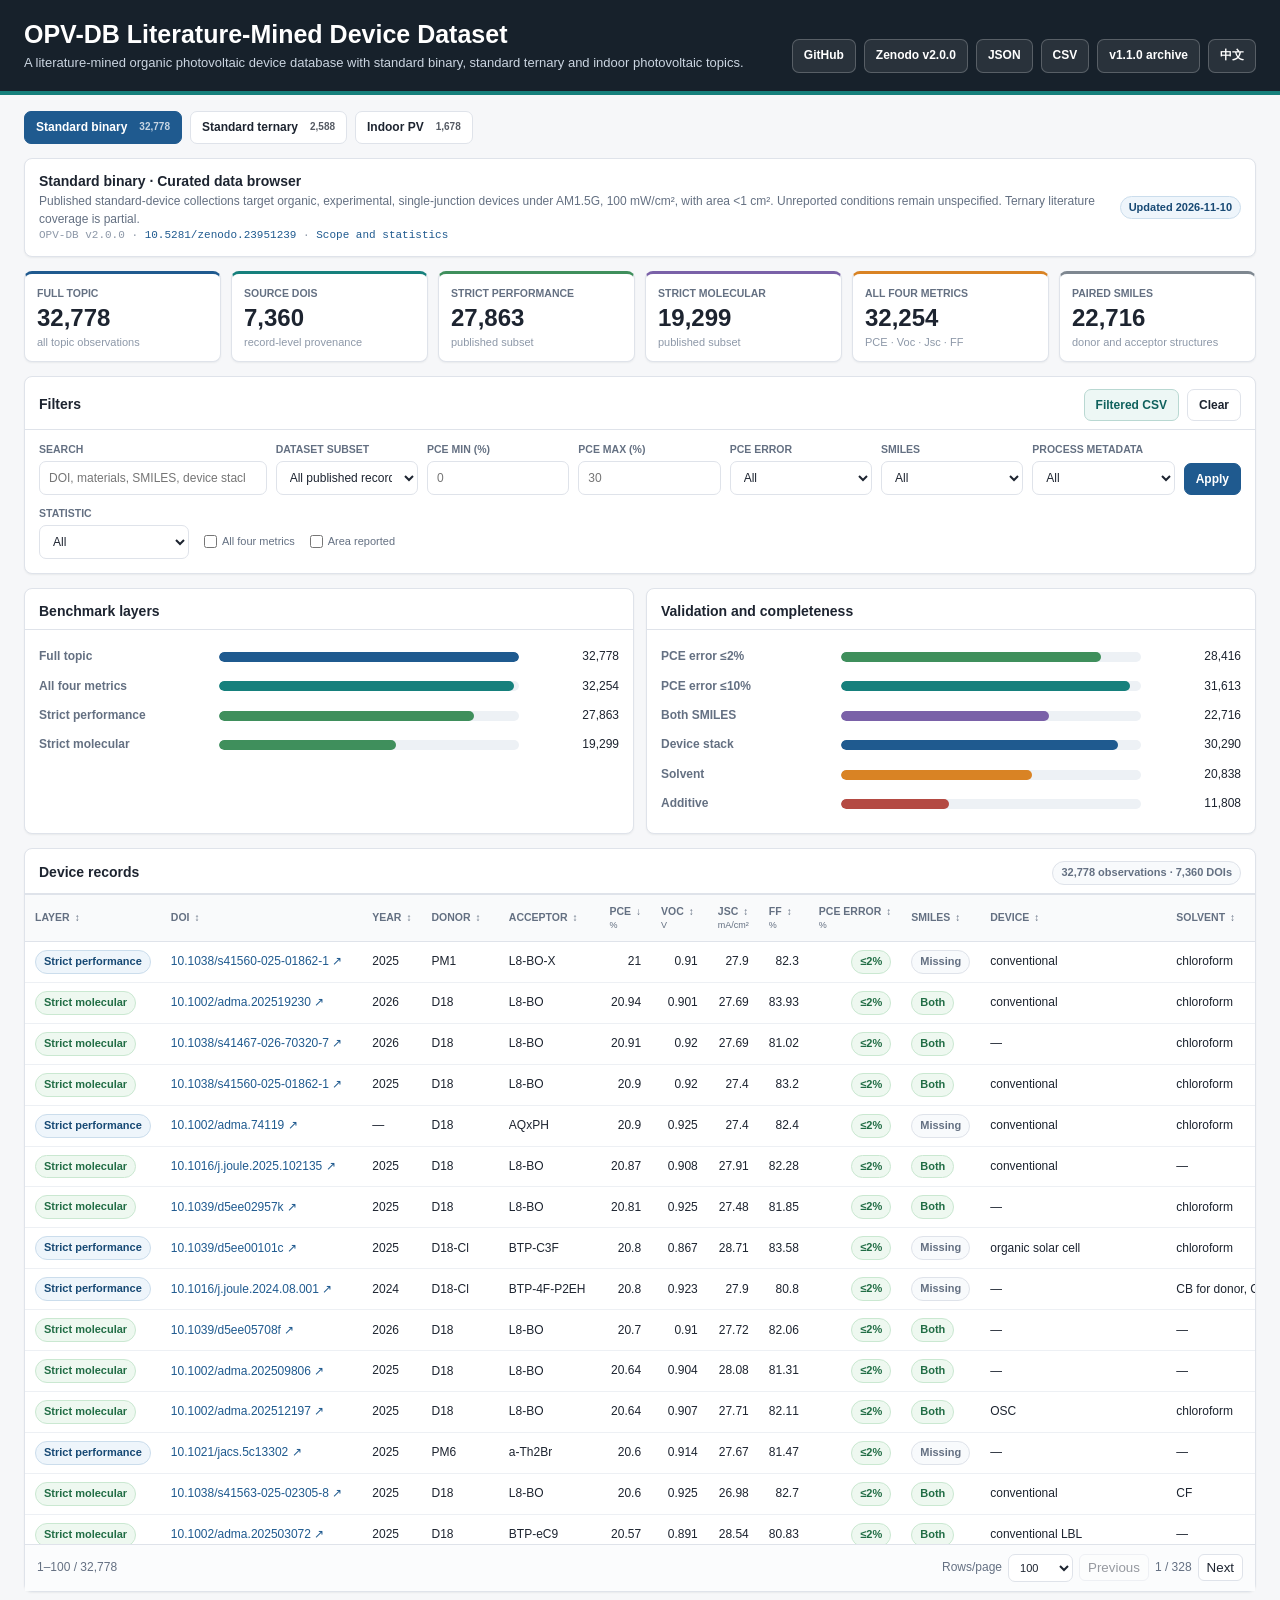
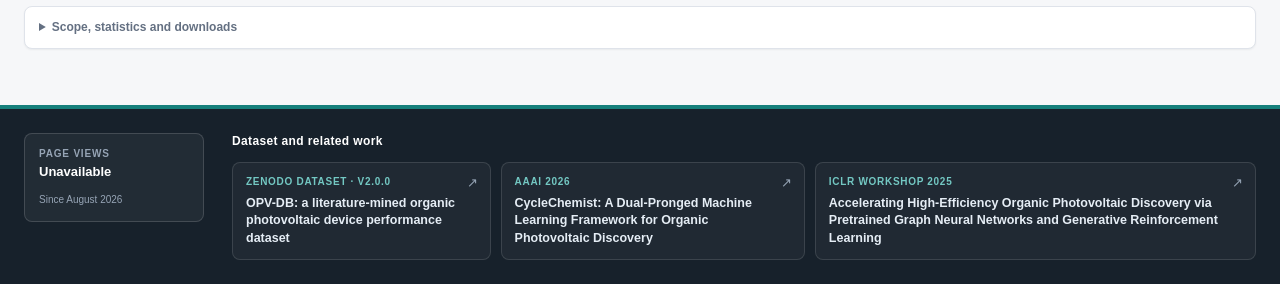
<file: docs/index.html>
<!doctype html>
<html lang="zh-CN">
<head>
  <meta charset="utf-8">
  <meta name="viewport" content="width=device-width, initial-scale=1">
  <meta name="description" content="OPV-DB 标准二元有机光伏数据：文献来源、器件性能、材料与工艺，v2.0.0 发布数据。">
  <title>标准二元 · Standard binary | OPV-DB</title>
  <link rel="icon" href="assets/icon.svg" type="image/svg+xml">
  <link rel="stylesheet" href="assets/app.css?v=20261110-v2">
  <script src="assets/app.js?v=20261110-v2" type="module"></script>
</head>
<body data-topic="binary">
  <a class="skip" href="#records">跳转至数据 / Skip to data</a>
  <div id="app"><main class="initial"><h1>标准二元 / Standard binary</h1><p>正在载入 OPV-DB…</p></main></div>
  <noscript><p>浏览器需要 JavaScript。可直接下载 <a href="downloads/binary.csv">二元 CSV</a>、<a href="downloads/ternary.csv">三元 CSV</a>、<a href="downloads/indoor.csv">室内 CSV</a>。</p></noscript>
</body>
</html>
</file>
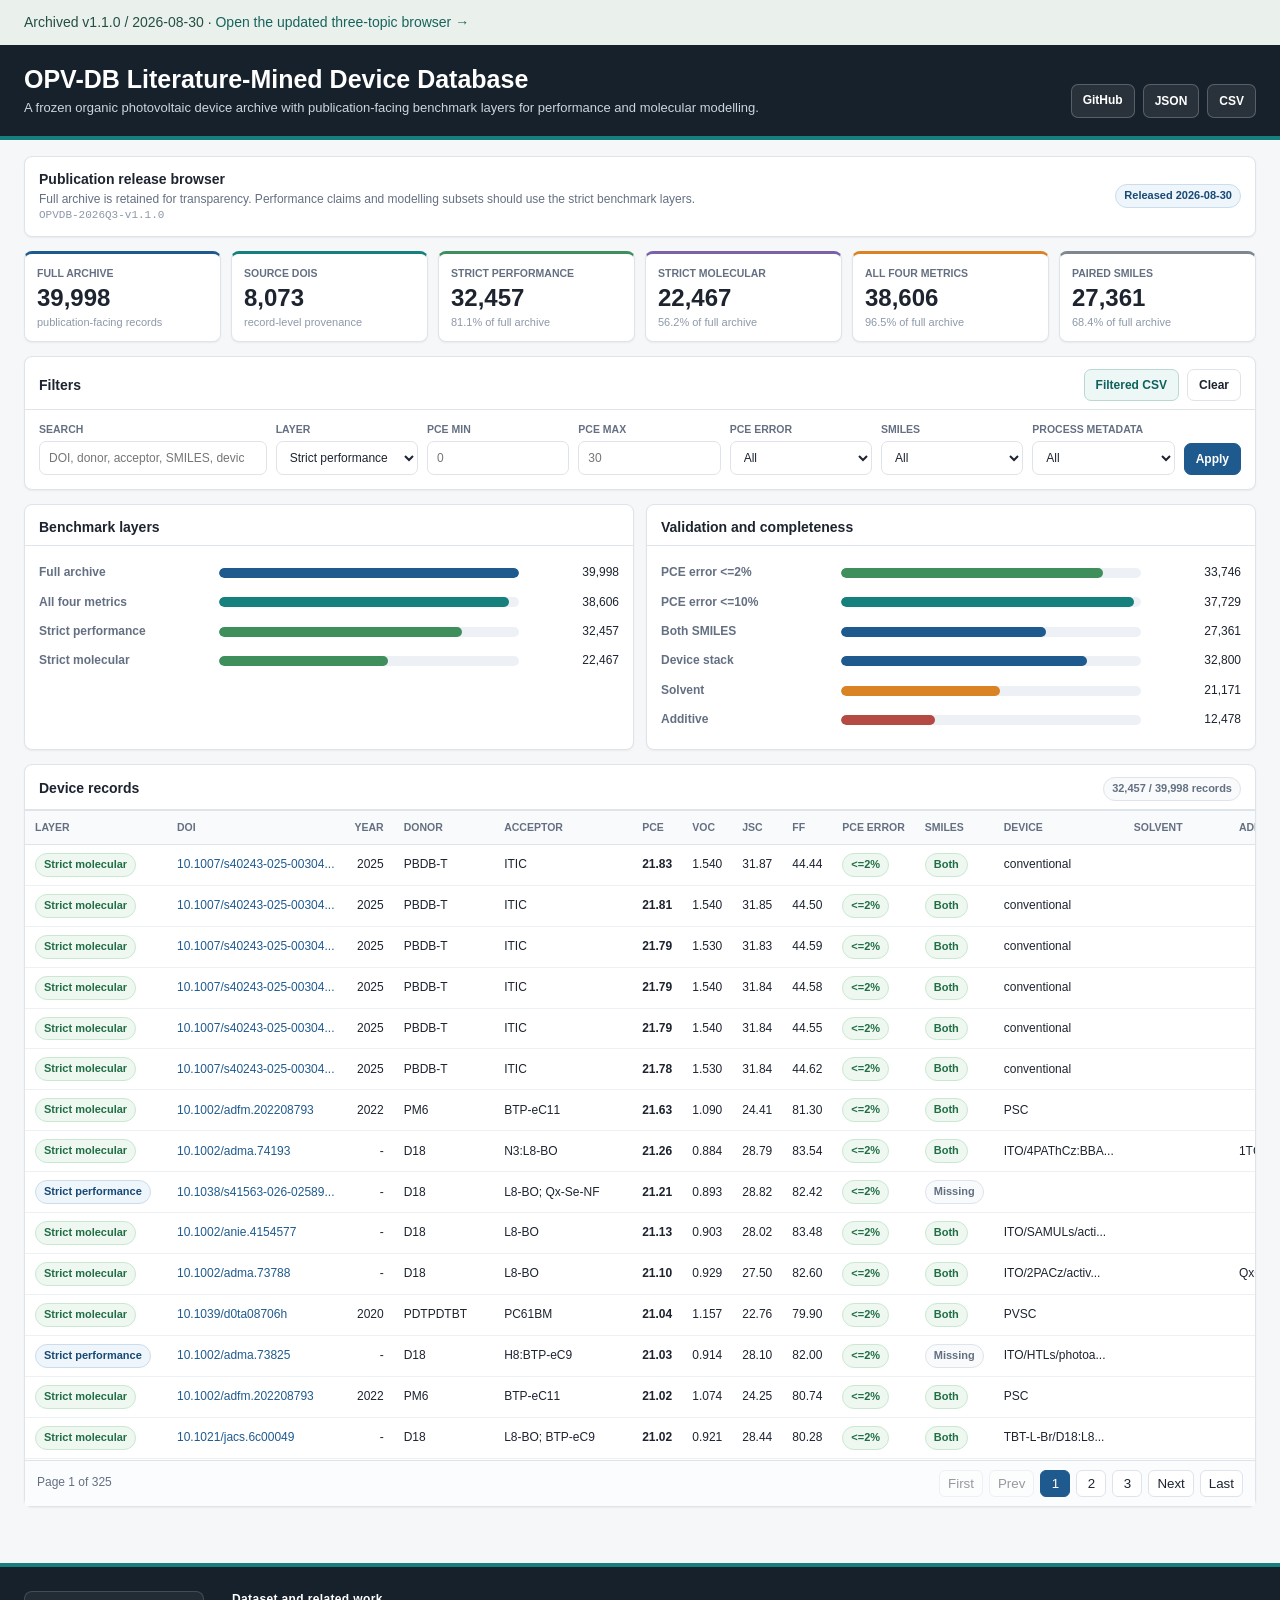
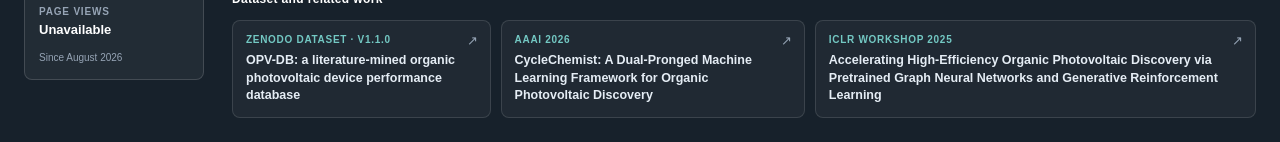
<file: docs/archive-v1.1.0.html>
<!DOCTYPE html>
<html lang="en">
<head>
  <meta charset="UTF-8">
  <meta name="viewport" content="width=device-width, initial-scale=1.0">
  <title>OPV-DB Literature-Mined Device Database</title>
  <meta name="description" content="Browse OPV-DB v1.1.0: 39,998 literature-mined organic photovoltaic device records with strict performance and molecular benchmark layers.">
  <link rel="canonical" href="https://sunyrain.github.io/OPV2D/">
  <style>
    :root {
      --page: #f6f7f9;
      --panel: #ffffff;
      --panel-2: #f9fafb;
      --border: #dfe3ea;
      --text: #1d2430;
      --muted: #647082;
      --soft: #8d98a8;
      --blue: #1f5a8f;
      --teal: #16807c;
      --green: #3f8f5c;
      --amber: #d98324;
      --red: #b44a43;
      --purple: #7a61a8;
      --gray: #7e8790;
      --shadow: 0 1px 2px rgba(18, 27, 38, 0.06);
      --radius: 8px;
    }

    * { box-sizing: border-box; }
    body {
      margin: 0;
      background: var(--page);
      color: var(--text);
      font-family: -apple-system, BlinkMacSystemFont, "Segoe UI", Roboto, "Helvetica Neue", Arial, sans-serif;
      font-size: 14px;
      line-height: 1.45;
    }
    a { color: var(--blue); text-decoration: none; }
    a:hover { text-decoration: underline; }

    .site-header {
      background: #17212b;
      color: #fff;
      border-bottom: 4px solid var(--teal);
    }
    .header-inner {
      max-width: 1480px;
      margin: 0 auto;
      padding: 20px 24px 18px;
      display: grid;
      grid-template-columns: minmax(0, 1fr) auto;
      gap: 18px;
      align-items: end;
    }
    h1 {
      margin: 0 0 5px;
      font-size: 25px;
      line-height: 1.15;
      letter-spacing: 0;
      font-weight: 750;
    }
    .subtitle {
      margin: 0;
      color: #cbd5e1;
      max-width: 900px;
      font-size: 13px;
    }
    .header-actions {
      display: flex;
      gap: 8px;
      flex-wrap: wrap;
      justify-content: flex-end;
    }
    .btn {
      border: 1px solid var(--border);
      background: var(--panel);
      color: var(--text);
      border-radius: 7px;
      padding: 7px 11px;
      font-size: 12px;
      font-weight: 650;
      cursor: pointer;
      display: inline-flex;
      align-items: center;
      gap: 6px;
      min-height: 32px;
    }
    .btn:hover { background: #edf2f7; text-decoration: none; }
    .site-header .btn {
      border-color: rgba(255,255,255,0.22);
      background: rgba(255,255,255,0.08);
      color: #fff;
    }
    .site-header .btn:hover { background: rgba(255,255,255,0.16); }
    .btn-primary { background: var(--blue); border-color: var(--blue); color: #fff; }
    .btn-primary:hover { background: #174974; }
    .btn-secondary { background: #edf7f5; border-color: #b9d8d2; color: #0f615d; }
    .btn-secondary:hover { background: #dff0ed; }

    .wrap { max-width: 1480px; margin: 0 auto; padding: 16px 24px 34px; }

    .release-strip {
      background: var(--panel);
      border: 1px solid var(--border);
      border-radius: var(--radius);
      box-shadow: var(--shadow);
      padding: 12px 14px;
      display: grid;
      grid-template-columns: minmax(0, 1fr) auto;
      gap: 14px;
      align-items: center;
      margin-bottom: 14px;
    }
    .release-title { font-weight: 750; color: var(--text); margin-bottom: 2px; }
    .release-note { color: var(--muted); font-size: 12px; }
    .release-id {
      color: var(--soft);
      font-family: ui-monospace, SFMono-Regular, Menlo, Consolas, monospace;
      font-size: 11px;
      overflow-wrap: anywhere;
    }
    .pill {
      display: inline-flex;
      align-items: center;
      border: 1px solid var(--border);
      background: #f8fafc;
      border-radius: 999px;
      padding: 3px 8px;
      color: var(--muted);
      font-size: 11px;
      font-weight: 650;
      white-space: nowrap;
    }
    .pill.green { color: #216d45; background: #eef8f0; border-color: #cae8d1; }
    .pill.blue { color: #174974; background: #eef5fb; border-color: #cbddec; }
    .pill.amber { color: #8a4e10; background: #fff6e9; border-color: #f0d2a8; }
    .pill.red { color: #8f322e; background: #fff0ee; border-color: #edc7c3; }
    .pill.purple { color: #5e4b88; background: #f4f0fb; border-color: #ded4ef; }

    .stats-grid {
      display: grid;
      grid-template-columns: repeat(6, minmax(0, 1fr));
      gap: 10px;
      margin-bottom: 14px;
    }
    .stat {
      background: var(--panel);
      border: 1px solid var(--border);
      border-radius: var(--radius);
      box-shadow: var(--shadow);
      padding: 12px 12px 10px;
      min-width: 0;
      border-top: 3px solid var(--blue);
    }
    .stat.teal { border-top-color: var(--teal); }
    .stat.green { border-top-color: var(--green); }
    .stat.amber { border-top-color: var(--amber); }
    .stat.purple { border-top-color: var(--purple); }
    .stat.gray { border-top-color: var(--gray); }
    .stat .label {
      color: var(--muted);
      text-transform: uppercase;
      font-size: 10.5px;
      font-weight: 750;
      letter-spacing: 0;
      margin-bottom: 4px;
    }
    .stat .value {
      font-size: 24px;
      line-height: 1.1;
      font-weight: 760;
      font-variant-numeric: tabular-nums;
    }
    .stat .sub { color: var(--soft); font-size: 11px; margin-top: 3px; min-height: 14px; }

    .panel {
      background: var(--panel);
      border: 1px solid var(--border);
      border-radius: var(--radius);
      box-shadow: var(--shadow);
      margin-bottom: 14px;
    }
    .panel-header {
      padding: 12px 14px 8px;
      border-bottom: 1px solid var(--border);
      display: flex;
      align-items: center;
      justify-content: space-between;
      gap: 12px;
    }
    .panel-title { margin: 0; font-size: 14px; font-weight: 760; }
    .panel-body { padding: 12px 14px 14px; }

    .toolbar {
      display: grid;
      grid-template-columns: 1.6fr repeat(6, minmax(110px, 1fr)) auto;
      gap: 9px;
      align-items: end;
    }
    .field { display: flex; flex-direction: column; gap: 4px; }
    .field label {
      color: var(--muted);
      font-size: 10.5px;
      text-transform: uppercase;
      font-weight: 760;
      letter-spacing: 0;
    }
    input, select {
      width: 100%;
      border: 1px solid var(--border);
      border-radius: 7px;
      background: #fff;
      color: var(--text);
      min-height: 34px;
      padding: 7px 9px;
      font-size: 12px;
      outline: none;
    }
    input:focus, select:focus { border-color: var(--blue); box-shadow: 0 0 0 2px rgba(31, 90, 143, 0.12); }

    .summary-grid {
      display: grid;
      grid-template-columns: 1fr 1fr;
      gap: 12px;
    }
    .bar-row {
      display: grid;
      grid-template-columns: 170px minmax(120px, 1fr) 90px;
      gap: 10px;
      align-items: center;
      padding: 6px 0;
    }
    .bar-label { font-size: 12px; color: var(--muted); font-weight: 650; }
    .bar-track {
      height: 10px;
      border-radius: 999px;
      background: #edf1f5;
      overflow: hidden;
    }
    .bar-fill {
      height: 100%;
      border-radius: inherit;
      background: var(--blue);
      width: 0;
    }
    .bar-fill.teal { background: var(--teal); }
    .bar-fill.green { background: var(--green); }
    .bar-fill.amber { background: var(--amber); }
    .bar-fill.red { background: var(--red); }
    .bar-value {
      font-size: 12px;
      color: var(--text);
      text-align: right;
      font-variant-numeric: tabular-nums;
    }

    .table-wrap {
      overflow: auto;
      max-height: calc(100vh - 250px);
      border-top: 1px solid var(--border);
    }
    table {
      width: 100%;
      border-collapse: collapse;
      font-size: 12px;
      white-space: nowrap;
    }
    th {
      position: sticky;
      top: 0;
      z-index: 2;
      text-align: left;
      background: #f9fafb;
      color: var(--muted);
      border-bottom: 1px solid var(--border);
      padding: 9px 10px;
      font-size: 10.5px;
      text-transform: uppercase;
      font-weight: 780;
      cursor: pointer;
    }
    th:hover { color: var(--blue); }
    td {
      border-bottom: 1px solid #edf0f4;
      padding: 8px 10px;
      vertical-align: middle;
      max-width: 220px;
      overflow: hidden;
      text-overflow: ellipsis;
    }
    tr:hover td { background: #f7fafc; }
    td.num { text-align: right; font-variant-numeric: tabular-nums; }
    .layer-cell { min-width: 142px; }
    .doi-cell { max-width: 210px; }
    .status-line {
      display: flex;
      align-items: center;
      justify-content: space-between;
      gap: 12px;
      color: var(--muted);
      font-size: 12px;
      padding: 9px 12px;
      border-top: 1px solid var(--border);
      background: #fbfcfd;
    }
    .pagination { display: flex; gap: 6px; align-items: center; }
    .pagination button {
      min-width: 30px;
      border: 1px solid var(--border);
      background: #fff;
      color: var(--text);
      border-radius: 6px;
      padding: 5px 8px;
      cursor: pointer;
    }
    .pagination button:disabled { opacity: 0.45; cursor: default; }
    .pagination button.active { background: var(--blue); color: #fff; border-color: var(--blue); }

    .modal-overlay {
      display: none;
      position: fixed;
      inset: 0;
      z-index: 20;
      background: rgba(17, 24, 39, 0.48);
      align-items: center;
      justify-content: center;
      padding: 18px;
    }
    .modal-overlay.show { display: flex; }
    .modal {
      width: min(980px, 96vw);
      max-height: 88vh;
      overflow: auto;
      background: var(--panel);
      border-radius: var(--radius);
      box-shadow: 0 18px 46px rgba(17, 24, 39, 0.24);
      border: 1px solid var(--border);
    }
    .modal-header {
      position: sticky;
      top: 0;
      z-index: 3;
      background: var(--panel);
      border-bottom: 1px solid var(--border);
      padding: 13px 16px;
      display: flex;
      align-items: center;
      justify-content: space-between;
      gap: 12px;
    }
    .modal-title { margin: 0; font-size: 15px; font-weight: 760; }
    .modal-body { padding: 14px 16px 18px; }
    .detail-grid {
      display: grid;
      grid-template-columns: repeat(3, minmax(0, 1fr));
      gap: 10px;
    }
    .detail-card {
      border: 1px solid var(--border);
      border-radius: 7px;
      background: #fbfcfd;
      padding: 9px 10px;
      min-width: 0;
    }
    .detail-card.wide { grid-column: 1 / -1; }
    .detail-label {
      color: var(--muted);
      font-size: 10px;
      text-transform: uppercase;
      font-weight: 780;
      margin-bottom: 3px;
    }
    .detail-value {
      font-size: 12.5px;
      overflow-wrap: anywhere;
    }

    .loading {
      color: var(--muted);
      padding: 26px 0;
      text-align: center;
    }
    .error { color: var(--red); font-weight: 650; }
    .footer {
      margin-top: 8px;
      background: #17212b;
      color: #cbd5e1;
      border-top: 4px solid var(--teal);
      font-size: 12px;
    }
    .footer-inner {
      max-width: 1480px;
      margin: 0 auto;
      padding: 24px;
      display: grid;
      grid-template-columns: 180px minmax(0, 1fr);
      gap: 28px;
      align-items: start;
    }
    .footer-stat {
      border: 1px solid rgba(255,255,255,0.15);
      border-radius: 8px;
      background: rgba(255,255,255,0.05);
      padding: 13px 14px;
    }
    .footer-label {
      color: #96a4b5;
      font-size: 10px;
      font-weight: 760;
      letter-spacing: 0.08em;
      text-transform: uppercase;
    }
    .footer-count {
      min-height: 30px;
      margin-top: 2px;
      color: #fff;
      font-size: 22px;
      font-variant-numeric: tabular-nums;
      font-weight: 760;
    }
    .footer-count-note { color: #96a4b5; font-size: 10px; }
    .footer-citations { display: grid; gap: 10px; }
    .footer-heading {
      margin: 0 0 2px;
      color: #fff;
      font-size: 12px;
      font-weight: 760;
      letter-spacing: 0.03em;
    }
    .citation-list {
      display: grid;
      grid-template-columns: minmax(0, 0.85fr) minmax(0, 1fr) minmax(0, 1.45fr);
      gap: 10px;
    }
    .citation-item {
      position: relative;
      min-width: 0;
      padding: 12px 34px 12px 13px;
      display: flex;
      flex-direction: column;
      gap: 5px;
      background: rgba(255,255,255,0.04);
      border: 1px solid rgba(255,255,255,0.12);
      border-radius: 8px;
      text-decoration: none;
      transition: background 0.15s ease, border-color 0.15s ease;
    }
    .citation-item:hover {
      background: rgba(255,255,255,0.08);
      border-color: rgba(115,200,195,0.48);
      text-decoration: none;
    }
    .citation-label {
      color: #73c8c3;
      font-size: 10px;
      font-weight: 760;
      letter-spacing: 0.07em;
      text-transform: uppercase;
    }
    .citation-title {
      color: #e5edf5;
      font-size: 12.5px;
      font-weight: 650;
      line-height: 1.4;
    }
    .citation-arrow {
      position: absolute;
      top: 11px;
      right: 12px;
      color: #96a4b5;
      font-size: 13px;
    }

    @media (max-width: 1180px) {
      .stats-grid { grid-template-columns: repeat(3, minmax(0, 1fr)); }
      .toolbar { grid-template-columns: repeat(3, minmax(0, 1fr)); }
      .toolbar .field:first-child { grid-column: 1 / -1; }
      .summary-grid { grid-template-columns: 1fr; }
      .citation-list { grid-template-columns: repeat(3, minmax(0, 1fr)); }
    }
    @media (max-width: 720px) {
      .header-inner, .release-strip { grid-template-columns: 1fr; }
      .header-actions { justify-content: flex-start; }
      .stats-grid { grid-template-columns: repeat(2, minmax(0, 1fr)); }
      .toolbar { grid-template-columns: 1fr 1fr; }
      .detail-grid { grid-template-columns: 1fr; }
      .bar-row { grid-template-columns: 130px minmax(70px, 1fr) 72px; }
      .footer-inner { grid-template-columns: 1fr; gap: 18px; }
      .citation-list { grid-template-columns: 1fr; }
    }
  </style>
</head>
<body>
  <div style="padding:12px 24px;background:#eaf1ed;color:#234f44;font:14px/1.5 Arial,sans-serif">Archived v1.1.0 / 2026-08-30 · <a href="index.html" style="color:#17645c">Open the updated three-topic browser →</a></div>
  <header class="site-header">
    <div class="header-inner">
      <div>
        <h1>OPV-DB Literature-Mined Device Database</h1>
        <p class="subtitle">A frozen organic photovoltaic device archive with publication-facing benchmark layers for performance and molecular modelling.</p>
      </div>
      <div class="header-actions">
        <a class="btn" href="https://github.com/sunyrain/OPV2D" target="_blank" rel="noopener">GitHub</a>
        <button class="btn" id="downloadJsonBtn" type="button">JSON</button>
        <button class="btn" id="downloadCsvBtn" type="button">CSV</button>
      </div>
    </div>
  </header>

  <main class="wrap">
    <section class="release-strip">
      <div>
        <div class="release-title">Publication release browser</div>
        <div class="release-note">Full archive is retained for transparency. Performance claims and modelling subsets should use the strict benchmark layers.</div>
        <div class="release-id" id="releaseId">Loading release...</div>
      </div>
      <div><span class="pill blue" id="updatedPill">Static JSON</span></div>
    </section>

    <div class="loading" id="loadingPanel">Loading OPV-DB records...</div>
    <div id="app" style="display:none">
      <section class="stats-grid" id="statsGrid"></section>

      <section class="panel">
        <div class="panel-header">
          <h2 class="panel-title">Filters</h2>
          <div class="header-actions">
            <button class="btn btn-secondary" id="exportFilteredCsvBtn" type="button">Filtered CSV</button>
            <button class="btn" id="clearBtn" type="button">Clear</button>
          </div>
        </div>
        <div class="panel-body">
          <div class="toolbar">
            <div class="field">
              <label for="searchInput">Search</label>
              <input id="searchInput" type="search" placeholder="DOI, donor, acceptor, SMILES, device stack">
            </div>
            <div class="field">
              <label for="layerFilter">Layer</label>
              <select id="layerFilter">
                <option value="">All records</option>
                <option value="strict_performance_benchmark" selected>Strict performance</option>
                <option value="strict_molecular_benchmark">Strict molecular</option>
                <option value="full_archive_only">Full archive only</option>
              </select>
            </div>
            <div class="field">
              <label for="pceMin">PCE min</label>
              <input id="pceMin" type="number" min="0" step="0.1" placeholder="0">
            </div>
            <div class="field">
              <label for="pceMax">PCE max</label>
              <input id="pceMax" type="number" min="0" step="0.1" placeholder="30">
            </div>
            <div class="field">
              <label for="errorFilter">PCE error</label>
              <select id="errorFilter">
                <option value="">All</option>
                <option value="<=2%">&lt;=2%</option>
                <option value="2-5%">2-5%</option>
                <option value="5-10%">5-10%</option>
                <option value=">10%">&gt;10%</option>
                <option value="unchecked">Unchecked</option>
              </select>
            </div>
            <div class="field">
              <label for="smilesFilter">SMILES</label>
              <select id="smilesFilter">
                <option value="">All</option>
                <option value="both">Both donor and acceptor</option>
                <option value="missing">Missing one or both</option>
              </select>
            </div>
            <div class="field">
              <label for="processFilter">Process metadata</label>
              <select id="processFilter">
                <option value="">All</option>
                <option value="device_structure">Device stack</option>
                <option value="solvent">Solvent</option>
                <option value="additive">Additive</option>
                <option value="thickness">Thickness</option>
                <option value="annealing">Annealing</option>
              </select>
            </div>
            <button class="btn btn-primary" id="applyBtn" type="button">Apply</button>
          </div>
        </div>
      </section>

      <section class="summary-grid">
        <div class="panel">
          <div class="panel-header"><h2 class="panel-title">Benchmark layers</h2></div>
          <div class="panel-body" id="tierBars"></div>
        </div>
        <div class="panel">
          <div class="panel-header"><h2 class="panel-title">Validation and completeness</h2></div>
          <div class="panel-body" id="qualityBars"></div>
        </div>
      </section>

      <section class="panel">
        <div class="panel-header">
          <h2 class="panel-title">Device records</h2>
          <span class="pill" id="tableInfo">0 records</span>
        </div>
        <div class="table-wrap">
          <table>
            <thead>
              <tr>
                <th data-sort="primary_layer">Layer</th>
                <th data-sort="doi">DOI</th>
                <th data-sort="publish_year">Year</th>
                <th data-sort="donor">Donor</th>
                <th data-sort="acceptor">Acceptor</th>
                <th data-sort="pce">PCE</th>
                <th data-sort="voc">Voc</th>
                <th data-sort="jsc">Jsc</th>
                <th data-sort="ff">FF</th>
                <th data-sort="pce_relative_error_percent">PCE error</th>
                <th data-sort="has_both_smiles">SMILES</th>
                <th data-sort="device_type">Device</th>
                <th data-sort="solvent">Solvent</th>
                <th data-sort="additive">Additive</th>
              </tr>
            </thead>
            <tbody id="rows"></tbody>
          </table>
        </div>
        <div class="status-line">
          <span id="pageStatus">Page 1</span>
          <div class="pagination" id="pagination"></div>
        </div>
      </section>
    </div>
  </main>

  <div class="modal-overlay" id="detailModal">
    <div class="modal">
      <div class="modal-header">
        <h3 class="modal-title" id="detailTitle">Record detail</h3>
        <button class="btn" id="closeModalBtn" type="button">Close</button>
      </div>
      <div class="modal-body" id="detailBody"></div>
    </div>
  </div>

  <footer class="footer">
    <div class="footer-inner">
      <div class="footer-stat">
        <div class="footer-label">Page views</div>
        <div class="footer-count" id="pageViewCount" aria-live="polite">&mdash;</div>
        <div class="footer-count-note">Since August 2026</div>
      </div>
      <div class="footer-citations">
        <h2 class="footer-heading">Dataset and related work</h2>
        <div class="citation-list">
          <a class="citation-item" href="https://doi.org/10.5281/zenodo.22177960" target="_blank" rel="noopener">
            <span class="citation-label">Zenodo dataset · v1.1.0</span>
            <span class="citation-title">OPV-DB: a literature-mined organic photovoltaic device performance database</span>
            <span class="citation-arrow" aria-hidden="true">&#8599;</span>
          </a>
          <a class="citation-item" href="https://doi.org/10.1609/aaai.v40i45.41224" target="_blank" rel="noopener">
            <span class="citation-label">AAAI 2026</span>
            <span class="citation-title">CycleChemist: A Dual-Pronged Machine Learning Framework for Organic Photovoltaic Discovery</span>
            <span class="citation-arrow" aria-hidden="true">&#8599;</span>
          </a>
          <a class="citation-item" href="https://openreview.net/forum?id=hvsO7Ws4GC" target="_blank" rel="noopener">
            <span class="citation-label">ICLR Workshop 2025</span>
            <span class="citation-title">Accelerating High-Efficiency Organic Photovoltaic Discovery via Pretrained Graph Neural Networks and Generative Reinforcement Learning</span>
            <span class="citation-arrow" aria-hidden="true">&#8599;</span>
          </a>
        </div>
      </div>
    </div>
  </footer>

  <script>
    const PER_PAGE = 100;
    let allData = [];
    let releaseMeta = {};
    let filtered = [];
    let currentPage = 1;
    let sortKey = "pce";
    let sortAsc = false;

    const $ = (id) => document.getElementById(id);
    const esc = (value) => {
      const node = document.createElement("div");
      node.textContent = value ?? "";
      return node.innerHTML;
    };
    const isFilled = (value) => value !== null && value !== undefined && String(value).trim() !== "";
    const fmtInt = (value) => Number(value || 0).toLocaleString();
    const fmtNum = (value, digits = 2) => isFilled(value) && Number.isFinite(Number(value)) ? Number(value).toFixed(digits) : "-";
    const short = (value, n = 24) => {
      const text = String(value ?? "");
      return text.length > n ? text.slice(0, n - 1) + "..." : text;
    };
    const uniqueCount = (rows, key) => new Set(rows.map((r) => r[key]).filter(isFilled)).size;

    function layerLabel(record) {
      if (record.strict_molecular_benchmark) return '<span class="pill green">Strict molecular</span>';
      if (record.strict_performance_benchmark) return '<span class="pill blue">Strict performance</span>';
      return '<span class="pill">Full only</span>';
    }

    function errorPill(record) {
      const bucket = record.pce_error_bucket || "unchecked";
      if (bucket === "<=2%") return '<span class="pill green">&lt;=2%</span>';
      if (bucket === "2-5%") return '<span class="pill blue">2-5%</span>';
      if (bucket === "5-10%") return '<span class="pill amber">5-10%</span>';
      if (bucket === ">10%") return '<span class="pill red">&gt;10%</span>';
      return '<span class="pill">Unchecked</span>';
    }

    async function loadData() {
      try {
        const response = await fetch("opv_data.json?v=20260830_q3_v1_1", { cache: "reload" });
        const payload = await response.json();
        releaseMeta = Array.isArray(payload) ? {} : (payload.release || {});
        allData = Array.isArray(payload) ? payload : (payload.records || []);
        filtered = [...allData];
        $("loadingPanel").style.display = "none";
        $("app").style.display = "";
        $("releaseId").textContent = releaseMeta.release_id || "OPV-DB frozen release";
        $("updatedPill").textContent = releaseMeta.release_date ? "Released " + releaseMeta.release_date : "Static JSON";
        renderStats();
        renderSummaryBars();
        applyFilters();
      } catch (err) {
        $("loadingPanel").innerHTML = '<span class="error">Failed to load opv_data.json: ' + esc(err.message) + '</span>';
      }
    }

    function renderStats() {
      const total = allData.length;
      const doiCount = uniqueCount(allData, "doi_norm");
      const strictPerformance = allData.filter((r) => r.strict_performance_benchmark).length;
      const strictMolecular = allData.filter((r) => r.strict_molecular_benchmark).length;
      const allFour = allData.filter((r) => r.has_all_four_metrics).length;
      const bothSmiles = allData.filter((r) => r.has_both_smiles).length;
      const stats = [
        ["Full archive", total, "publication-facing records", "blue"],
        ["Source DOIs", doiCount, "record-level provenance", "teal"],
        ["Strict performance", strictPerformance, pctText(strictPerformance, total), "green"],
        ["Strict molecular", strictMolecular, pctText(strictMolecular, total), "purple"],
        ["All four metrics", allFour, pctText(allFour, total), "amber"],
        ["Paired SMILES", bothSmiles, pctText(bothSmiles, total), "gray"],
      ];
      $("statsGrid").innerHTML = stats.map(([label, value, sub, cls]) => (
        '<div class="stat ' + cls + '"><div class="label">' + esc(label) + '</div><div class="value">' +
        fmtInt(value) + '</div><div class="sub">' + esc(sub) + '</div></div>'
      )).join("");
    }

    function pctText(value, total) {
      return total ? (value / total * 100).toFixed(1) + "% of full archive" : "";
    }

    async function loadPageViews() {
      const counter = $("pageViewCount");
      const liveSite = window.location.hostname === "sunyrain.github.io";
      const endpoint = "https://counterapi.com/api/sunyrain.github.io/view/opv2d-home" +
        (liveSite ? "" : "?readOnly=true");
      const controller = new AbortController();
      const timeout = window.setTimeout(() => controller.abort(), 8000);

      try {
        const response = await fetch(endpoint, {
          cache: "no-store",
          credentials: "omit",
          referrerPolicy: "no-referrer",
          signal: controller.signal,
        });
        if (!response.ok) throw new Error("Counter request failed");
        const payload = await response.json();
        const value = Number(payload.value);
        if (!Number.isFinite(value)) throw new Error("Invalid counter response");
        counter.textContent = value.toLocaleString();
      } catch (err) {
        counter.textContent = "Unavailable";
        counter.style.fontSize = "13px";
      } finally {
        window.clearTimeout(timeout);
      }
    }

    function barRow(label, value, total, colorClass = "") {
      const pct = total ? Math.max(0, Math.min(100, value / total * 100)) : 0;
      return '<div class="bar-row"><div class="bar-label">' + esc(label) + '</div><div class="bar-track"><div class="bar-fill ' +
        colorClass + '" style="width:' + pct.toFixed(2) + '%"></div></div><div class="bar-value">' +
        fmtInt(value) + '</div></div>';
    }

    function renderSummaryBars() {
      const total = allData.length;
      const checked = allData.filter((r) => r.has_all_four_metrics).length;
      const tiers = [
        ["Full archive", total, "blue"],
        ["All four metrics", checked, "teal"],
        ["Strict performance", allData.filter((r) => r.strict_performance_benchmark).length, "green"],
        ["Strict molecular", allData.filter((r) => r.strict_molecular_benchmark).length, "green"],
      ];
      $("tierBars").innerHTML = tiers.map(([label, value, color]) => barRow(label, value, total, color)).join("");

      const pce2 = allData.filter((r) => r.pce_error_bucket === "<=2%").length;
      const pce10 = allData.filter((r) => ["<=2%", "2-5%", "5-10%"].includes(r.pce_error_bucket)).length;
      const quality = [
        ["PCE error <=2%", pce2, checked, "green"],
        ["PCE error <=10%", pce10, checked, "teal"],
        ["Both SMILES", allData.filter((r) => r.has_both_smiles).length, total, "purple"],
        ["Device stack", allData.filter((r) => isFilled(r.device_structure)).length, total, "blue"],
        ["Solvent", allData.filter((r) => isFilled(r.solvent)).length, total, "amber"],
        ["Additive", allData.filter((r) => isFilled(r.additive)).length, total, "red"],
      ];
      $("qualityBars").innerHTML = quality.map(([label, value, denominator, color]) => barRow(label, value, denominator, color)).join("");
    }

    function applyFilters() {
      const search = $("searchInput").value.trim().toLowerCase();
      const layer = $("layerFilter").value;
      const pceMin = Number.parseFloat($("pceMin").value);
      const pceMax = Number.parseFloat($("pceMax").value);
      const error = $("errorFilter").value;
      const smiles = $("smilesFilter").value;
      const process = $("processFilter").value;

      filtered = allData.filter((r) => {
        if (search) {
          const haystack = [r.doi, r.donor, r.acceptor, r.donor_canonical, r.acceptor_canonical, r.donor_smiles, r.acceptor_smiles, r.device_structure, r.solvent, r.additive].join(" ").toLowerCase();
          if (!haystack.includes(search)) return false;
        }
        if (layer === "strict_performance_benchmark" && !r.strict_performance_benchmark) return false;
        if (layer === "strict_molecular_benchmark" && !r.strict_molecular_benchmark) return false;
        if (layer === "full_archive_only" && r.strict_performance_benchmark) return false;
        if (Number.isFinite(pceMin) && (!Number.isFinite(Number(r.pce)) || Number(r.pce) < pceMin)) return false;
        if (Number.isFinite(pceMax) && (!Number.isFinite(Number(r.pce)) || Number(r.pce) > pceMax)) return false;
        if (error && r.pce_error_bucket !== error) return false;
        if (smiles === "both" && !r.has_both_smiles) return false;
        if (smiles === "missing" && r.has_both_smiles) return false;
        if (process === "device_structure" && !isFilled(r.device_structure)) return false;
        if (process === "solvent" && !isFilled(r.solvent)) return false;
        if (process === "additive" && !isFilled(r.additive)) return false;
        if (process === "thickness" && !isFilled(r.active_layer_thickness)) return false;
        if (process === "annealing" && !isFilled(r.annealing_temp)) return false;
        return true;
      });
      currentPage = 1;
      sortRows();
      renderTable();
    }

    function clearFilters() {
      ["searchInput", "layerFilter", "pceMin", "pceMax", "errorFilter", "smilesFilter", "processFilter"].forEach((id) => { $(id).value = ""; });
      applyFilters();
    }

    function sortRows() {
      filtered.sort((a, b) => {
        let va = a[sortKey];
        let vb = b[sortKey];
        const na = Number(va);
        const nb = Number(vb);
        if (Number.isFinite(na) || Number.isFinite(nb)) {
          va = Number.isFinite(na) ? na : (sortAsc ? Infinity : -Infinity);
          vb = Number.isFinite(nb) ? nb : (sortAsc ? Infinity : -Infinity);
        } else {
          va = String(va ?? "").toLowerCase();
          vb = String(vb ?? "").toLowerCase();
        }
        if (va < vb) return sortAsc ? -1 : 1;
        if (va > vb) return sortAsc ? 1 : -1;
        return 0;
      });
    }

    function renderTable() {
      const pages = Math.max(1, Math.ceil(filtered.length / PER_PAGE));
      currentPage = Math.max(1, Math.min(currentPage, pages));
      const start = (currentPage - 1) * PER_PAGE;
      const pageRows = filtered.slice(start, start + PER_PAGE);
      $("tableInfo").textContent = fmtInt(filtered.length) + " / " + fmtInt(allData.length) + " records";
      $("pageStatus").textContent = "Page " + currentPage + " of " + pages;
      $("rows").innerHTML = pageRows.map((r, i) => {
        const idx = start + i;
        const doi = r.doi ? '<a href="https://doi.org/' + esc(r.doi) + '" target="_blank" rel="noopener" onclick="event.stopPropagation()">' + esc(short(r.doi, 25)) + '</a>' : "-";
        return '<tr data-index="' + idx + '">' +
          '<td class="layer-cell">' + layerLabel(r) + '</td>' +
          '<td class="doi-cell">' + doi + '</td>' +
          '<td class="num">' + esc(r.publish_year ?? "-") + '</td>' +
          '<td title="' + esc(r.donor || "") + '">' + esc(short(r.donor, 18)) + '</td>' +
          '<td title="' + esc(r.acceptor || "") + '">' + esc(short(r.acceptor, 18)) + '</td>' +
          '<td class="num"><strong>' + fmtNum(r.pce) + '</strong></td>' +
          '<td class="num">' + fmtNum(r.voc, 3) + '</td>' +
          '<td class="num">' + fmtNum(r.jsc) + '</td>' +
          '<td class="num">' + fmtNum(r.ff) + '</td>' +
          '<td>' + errorPill(r) + '</td>' +
          '<td>' + (r.has_both_smiles ? '<span class="pill green">Both</span>' : '<span class="pill">Missing</span>') + '</td>' +
          '<td title="' + esc(r.device_structure || r.device_type || "") + '">' + esc(short(r.device_type || r.device_structure, 16)) + '</td>' +
          '<td title="' + esc(r.solvent || "") + '">' + esc(short(r.solvent, 14)) + '</td>' +
          '<td title="' + esc(r.additive || "") + '">' + esc(short(r.additive, 14)) + '</td>' +
        '</tr>';
      }).join("");
      Array.from(document.querySelectorAll("#rows tr")).forEach((row) => {
        row.addEventListener("click", () => showDetail(Number(row.dataset.index)));
      });
      renderPagination(pages);
    }

    function renderPagination(pages) {
      const items = [];
      items.push('<button type="button" ' + (currentPage === 1 ? "disabled" : "") + ' data-page="1">First</button>');
      items.push('<button type="button" ' + (currentPage === 1 ? "disabled" : "") + ' data-page="' + (currentPage - 1) + '">Prev</button>');
      const from = Math.max(1, currentPage - 2);
      const to = Math.min(pages, currentPage + 2);
      for (let page = from; page <= to; page++) {
        items.push('<button type="button" class="' + (page === currentPage ? "active" : "") + '" data-page="' + page + '">' + page + '</button>');
      }
      items.push('<button type="button" ' + (currentPage === pages ? "disabled" : "") + ' data-page="' + (currentPage + 1) + '">Next</button>');
      items.push('<button type="button" ' + (currentPage === pages ? "disabled" : "") + ' data-page="' + pages + '">Last</button>');
      $("pagination").innerHTML = items.join("");
      Array.from($("pagination").querySelectorAll("button")).forEach((button) => {
        button.addEventListener("click", () => {
          const page = Number(button.dataset.page);
          if (Number.isFinite(page)) {
            currentPage = page;
            renderTable();
          }
        });
      });
    }

    function showDetail(index) {
      const r = filtered[index];
      if (!r) return;
      $("detailTitle").textContent = (r.donor || "Unknown donor") + " / " + (r.acceptor || "Unknown acceptor");
      const fields = [
        ["Layer", layerLabel(r)],
        ["DOI", r.doi ? '<a href="https://doi.org/' + esc(r.doi) + '" target="_blank" rel="noopener">' + esc(r.doi) + '</a>' : "-"],
        ["Publisher metadata", (r.metadata_join_status || "-") + (r.publisher_group ? " / " + r.publisher_group : "")],
        ["Donor", r.donor],
        ["Acceptor", r.acceptor],
        ["Canonical names", [r.donor_canonical, r.acceptor_canonical].filter(isFilled).join(" / ")],
        ["PCE / Voc / Jsc / FF", [fmtNum(r.pce), fmtNum(r.voc, 3), fmtNum(r.jsc), fmtNum(r.ff)].join(" / ")],
        ["PCE recomputed", fmtNum(r.pce_recomputed)],
        ["PCE relative error", isFilled(r.pce_relative_error_percent) ? fmtNum(r.pce_relative_error_percent, 3) + "%" : "-"],
        ["PCE avg / best", [fmtNum(r.pce_avg), fmtNum(r.pce_best)].join(" / ")],
        ["Device structure", r.device_structure],
        ["ETL / HTL", [r.etl, r.htl].filter(isFilled).join(" / ")],
        ["Solvent", r.solvent],
        ["Additive", [r.additive, r.additive_ratio].filter(isFilled).join(" / ")],
        ["D:A ratio", r.d_a_ratio],
        ["Thickness / annealing", [fmtNum(r.active_layer_thickness), fmtNum(r.annealing_temp)].join(" / ")],
        ["HOMO/LUMO donor", [fmtNum(r.homo_d), fmtNum(r.lumo_d)].join(" / ")],
        ["HOMO/LUMO acceptor", [fmtNum(r.homo_a), fmtNum(r.lumo_a)].join(" / ")],
        ["Donor SMILES", r.donor_smiles],
        ["Acceptor SMILES", r.acceptor_smiles],
      ];
      $("detailBody").innerHTML = '<div class="detail-grid">' + fields.map(([label, value]) => {
        const wide = String(value || "").length > 90 || label.includes("SMILES") || label === "Source table";
        const raw = label === "Layer" || label === "DOI";
        return '<div class="detail-card ' + (wide ? "wide" : "") + '"><div class="detail-label">' + esc(label) + '</div><div class="detail-value">' + (raw ? (value || "-") : esc(value || "-")) + '</div></div>';
      }).join("") + '</div>';
      $("detailModal").classList.add("show");
    }

    function closeDetail() { $("detailModal").classList.remove("show"); }

    const CSV_COLUMNS = [
      "id", "doi", "doi_norm", "donor", "acceptor", "donor_canonical", "acceptor_canonical",
      "donor_smiles", "acceptor_smiles", "voc", "jsc", "ff", "pce",
      "pce_recomputed", "pce_relative_error_percent", "pce_avg", "pce_best",
      "d_a_ratio", "additive", "additive_canonical", "additive_ratio",
      "device_structure", "device_type", "etl", "etl_canonical", "htl", "htl_canonical",
      "active_layer_thickness", "solvent", "solvent_canonical", "annealing_temp",
      "homo_d", "lumo_d", "eg_d", "homo_a", "lumo_a", "eg_a"
    ];

    function csvEscape(value) {
      let text = value === null || value === undefined ? "" : String(value);
      if (/[",\n\r]/.test(text)) text = '"' + text.replace(/"/g, '""') + '"';
      return text;
    }
    function buildCsv(rows) {
      return CSV_COLUMNS.join(",") + "\n" + rows.map((row) => CSV_COLUMNS.map((col) => csvEscape(row[col])).join(",")).join("\n");
    }
    function downloadBlob(content, filename, type) {
      const blob = new Blob([content], { type });
      const url = URL.createObjectURL(blob);
      const a = document.createElement("a");
      a.href = url;
      a.download = filename;
      a.click();
      URL.revokeObjectURL(url);
    }

    $("applyBtn").addEventListener("click", applyFilters);
    $("clearBtn").addEventListener("click", clearFilters);
    $("exportFilteredCsvBtn").addEventListener("click", () => downloadBlob("\ufeff" + buildCsv(filtered), "OPV-DB_v1.1.0_filtered.csv", "text/csv;charset=utf-8"));
    $("downloadCsvBtn").addEventListener("click", () => downloadBlob("\ufeff" + buildCsv(allData), "OPV-DB_v1.1.0_full_archive.csv", "text/csv;charset=utf-8"));
    $("downloadJsonBtn").addEventListener("click", () => downloadBlob(JSON.stringify({ release: releaseMeta, records: allData }), "OPV-DB_v1.1.0_browser_payload.json", "application/json"));
    $("closeModalBtn").addEventListener("click", closeDetail);
    $("detailModal").addEventListener("click", (event) => { if (event.target.id === "detailModal") closeDetail(); });
    document.addEventListener("keydown", (event) => { if (event.key === "Escape") closeDetail(); });
    ["searchInput", "layerFilter", "pceMin", "pceMax", "errorFilter", "smilesFilter", "processFilter"].forEach((id) => {
      $(id).addEventListener("keydown", (event) => { if (event.key === "Enter") applyFilters(); });
      if (id !== "searchInput") $(id).addEventListener("change", applyFilters);
    });
    Array.from(document.querySelectorAll("th[data-sort]")).forEach((th) => {
      th.addEventListener("click", () => {
        const key = th.dataset.sort;
        if (sortKey === key) sortAsc = !sortAsc;
        else {
          sortKey = key;
          sortAsc = !["pce", "voc", "jsc", "ff", "pce_relative_error_percent", "publish_year", "has_both_smiles"].includes(key);
        }
        sortRows();
        renderTable();
      });
    });

    loadData();
    loadPageViews();
  </script>
</body>
</html>
</file>
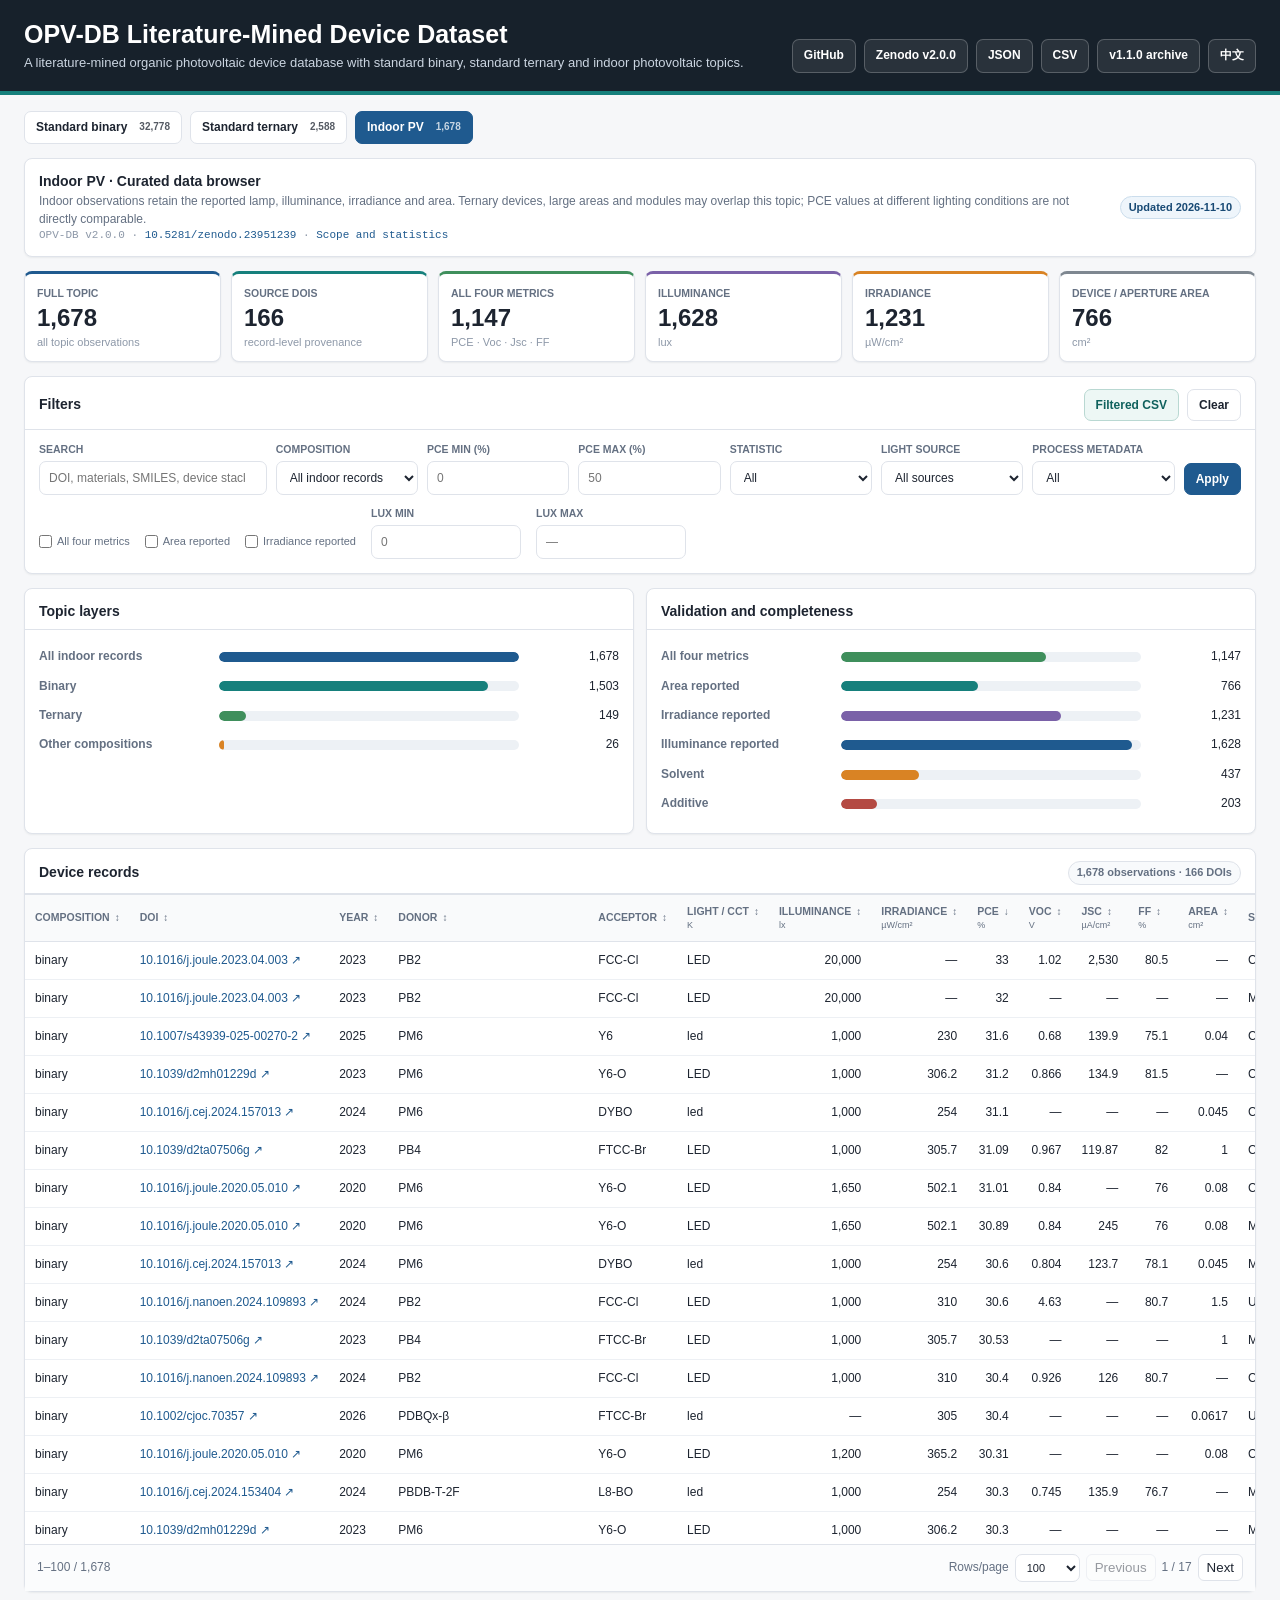
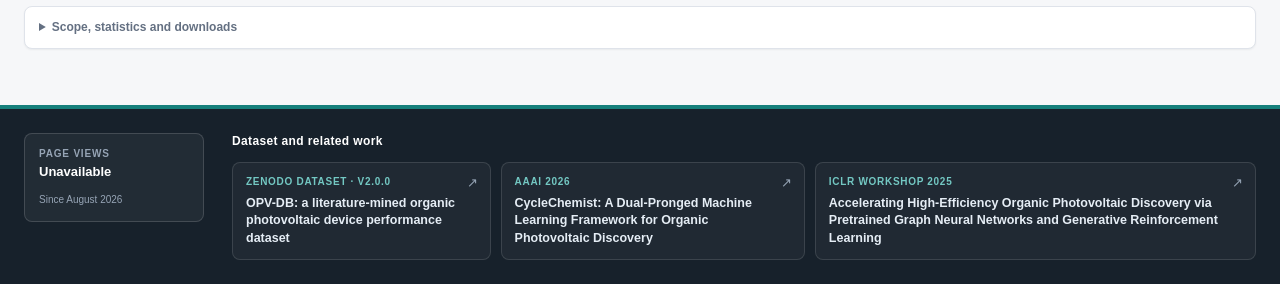
<file: docs/indoor.html>
<!doctype html>
<html lang="zh-CN">
<head>
  <meta charset="utf-8">
  <meta name="viewport" content="width=device-width, initial-scale=1">
  <meta name="description" content="OPV-DB 室内光伏数据：灯源、照度、辐照度、器件面积及原始实验性能，v2.0.0 发布数据。">
  <title>室内光伏 · Indoor photovoltaics | OPV-DB</title>
  <link rel="icon" href="assets/icon.svg" type="image/svg+xml">
  <link rel="stylesheet" href="assets/app.css?v=20261110-v2">
  <script src="assets/app.js?v=20261110-v2" type="module"></script>
</head>
<body data-topic="indoor">
  <a class="skip" href="#records">跳转至数据 / Skip to data</a>
  <div id="app"><main class="initial"><h1>室内光伏 / Indoor photovoltaics</h1><p>正在载入 OPV-DB…</p></main></div>
  <noscript><p>浏览器需要 JavaScript。可直接下载 <a href="downloads/indoor.csv">室内 CSV</a>。</p></noscript>
</body>
</html>
</file>
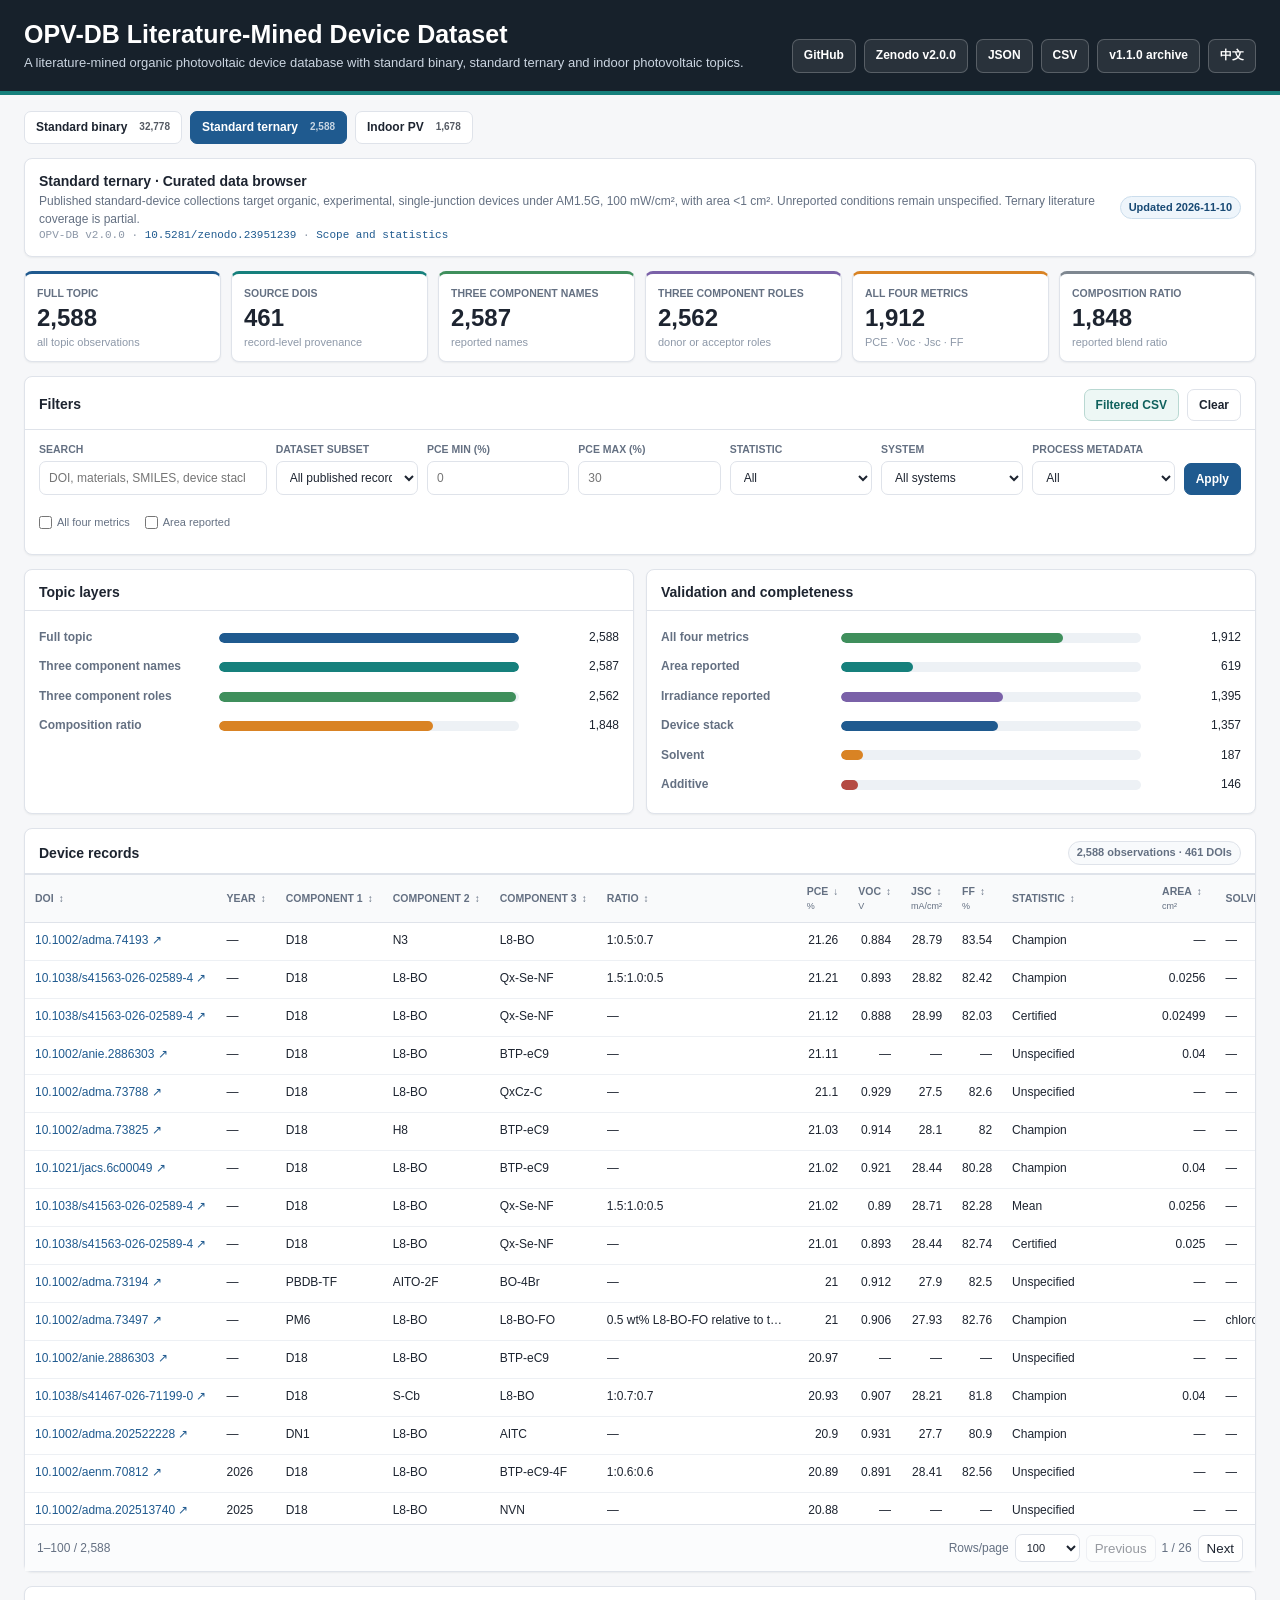
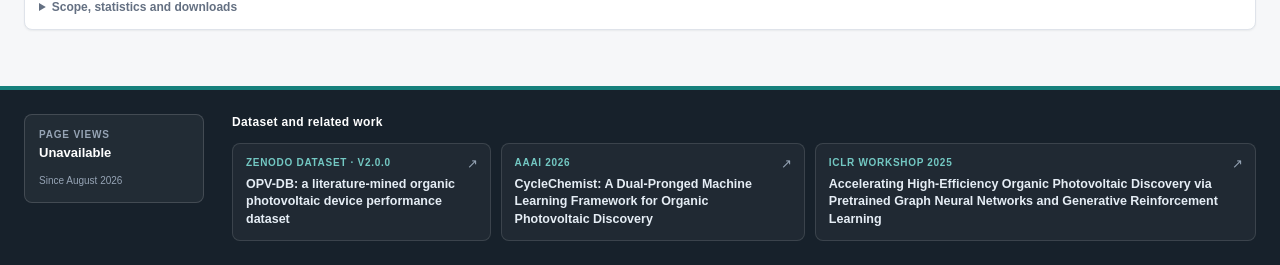
<file: docs/ternary.html>
<!doctype html>
<html lang="zh-CN">
<head>
  <meta charset="utf-8">
  <meta name="viewport" content="width=device-width, initial-scale=1">
  <meta name="description" content="OPV-DB 标准三元有机光伏数据：三个光活性组分、配比、统计口径与测量条件，含独立扩展视图。">
  <title>标准三元 · Standard ternary | OPV-DB</title>
  <link rel="icon" href="assets/icon.svg" type="image/svg+xml">
  <link rel="stylesheet" href="assets/app.css?v=20261110-v2">
  <script src="assets/app.js?v=20261110-v2" type="module"></script>
</head>
<body data-topic="ternary">
  <a class="skip" href="#records">跳转至数据 / Skip to data</a>
  <div id="app"><main class="initial"><h1>标准三元 / Standard ternary</h1><p>正在载入 OPV-DB…</p></main></div>
  <noscript><p>浏览器需要 JavaScript。可直接下载 <a href="downloads/ternary.csv">三元 CSV</a>。</p></noscript>
</body>
</html>
</file>
<file: docs/assets/app.css>
@import url('./classic.css?v=20261028-classic');

/* Small additions to the original v1.1.0 stylesheet for the three topic pages. */
[hidden]{display:none!important}
fieldset{border:0;margin:0;padding:0;min-width:0}
button,input,select{font-family:inherit}
button:focus-visible,a:focus-visible,summary:focus-visible{outline:2px solid var(--blue);outline-offset:3px}
.skip{position:fixed;left:16px;top:-100px;background:white;padding:10px;z-index:30}
.skip:focus{top:8px}
.initial{padding:30px}
.topic-nav{display:flex;flex-wrap:wrap;gap:8px;margin-bottom:14px}
.topic-count{font-size:10px;opacity:.75;margin-left:6px}
.filter-extras{display:flex;align-items:end;gap:15px;flex-wrap:wrap;margin-top:11px;font-size:11px;color:var(--muted)}
.filter-extras>.field{width:150px}
.check{display:inline-flex;align-items:center;gap:5px;min-height:34px}
.check input{width:13px;min-height:13px;margin:0;accent-color:var(--blue)}
#filter-error{margin:10px 0 0;font-size:12px}
th .sort{border:0;background:transparent;padding:0;color:inherit;font-size:inherit;font-weight:inherit;text-transform:inherit;cursor:pointer;white-space:nowrap}
th .sort small{margin-left:5px;font-size:10px}
th .unit{font-size:9px;display:block;font-weight:400;text-transform:none;white-space:nowrap}
.numeric{text-align:right;font-variant-numeric:tabular-nums}
.source-link{display:inline-block;max-width:185px;overflow:hidden;text-overflow:ellipsis;vertical-align:middle}
.material-name{max-width:180px;display:inline-block;overflow:hidden;text-overflow:ellipsis;vertical-align:middle}
.statistic-badge{display:inline-block;max-width:130px;overflow:hidden;text-overflow:ellipsis;vertical-align:middle}
.light-cell small{display:block;font-size:10px;color:var(--muted)}
.row-details{border:1px solid var(--border);background:white;color:var(--blue);border-radius:5px;padding:3px 7px;font-size:11px;cursor:pointer}
tbody tr[data-record]{cursor:pointer}
#page-size{width:65px;min-height:28px;padding:4px 7px;font-size:11px}
.empty{text-align:center;padding:28px;color:var(--muted)}
.methodology summary{padding:12px 14px;font-size:12px;font-weight:650;cursor:pointer;color:var(--muted)}
.methodology p{font-size:12px;color:var(--muted);margin:0 0 10px;line-height:1.6}
.methodology .header-actions{justify-content:flex-start}
dialog.modal{padding:0;color:var(--text)}
dialog.modal::backdrop{background:rgba(17,24,39,.48)}
#detail-id{display:block;overflow-wrap:anywhere;color:var(--muted);font-size:10px;margin-top:5px}
.detail-head{display:flex;align-items:flex-start;justify-content:space-between;gap:12px;margin-bottom:12px}
.detail-head h3{margin:0 0 6px;font-size:15px;overflow-wrap:anywhere}
.detail-head p{margin:0}
.detail-metrics{display:grid;grid-template-columns:repeat(4,minmax(0,1fr));gap:10px;margin-bottom:12px}
.detail-metrics>div{border:1px solid var(--border);border-radius:7px;background:#fbfcfd;padding:9px 10px}
.detail-metrics span{display:block;color:var(--muted);font-size:10px}
.detail-metrics strong{font-size:19px}
.detail-note{font-size:11px;background:#fff6e9;border:1px solid #f0d2a8;border-radius:7px;padding:9px 10px;color:#8a4e10}
.section-heading{display:flex;align-items:center;justify-content:space-between;gap:12px;margin-top:18px}
.section-heading h3{font-size:14px;margin:0}
.btn-outline{border:1px solid var(--border);background:#fff;border-radius:7px;padding:7px 10px;color:var(--blue);font-size:11px;cursor:pointer}
.field-search{margin:12px 0;max-width:350px}
.detail-fields{display:grid;grid-template-columns:repeat(3,minmax(0,1fr));gap:10px}
.detail-field{border:1px solid var(--border);border-radius:7px;background:#fbfcfd;padding:9px 10px;min-width:0}
.detail-field.wide{grid-column:1/-1}
.detail-field dt{font-size:10px;font-weight:700;overflow-wrap:anywhere;color:var(--muted)}
.detail-field dt small{display:block;font-weight:400;font-size:10px;margin-top:3px}
.detail-field dd{margin:6px 0 0;font-size:12px;white-space:pre-wrap;overflow-wrap:anywhere}
.detail-field .source-link{max-width:none;white-space:normal;overflow-wrap:anywhere}
.detail-field .json{font:11px/1.5 Consolas,monospace;white-space:pre-wrap}
.bar-fill.purple{background:var(--purple)}
@media(max-width:720px){.wrap{padding-left:14px;padding-right:14px}.header-inner{padding:18px 14px}.topic-nav{gap:6px}.topic-link{font-size:11px;padding:6px 8px}.topic-count{display:none}.detail-fields{grid-template-columns:1fr}.detail-head{flex-direction:column}.status-line{flex-wrap:wrap}.pagination{flex-wrap:wrap}.bar-row{grid-template-columns:130px minmax(35px,1fr) 65px}.table-wrap{max-height:65vh}.detail-metrics{gap:6px}.detail-metrics strong{font-size:16px}}
</file>
